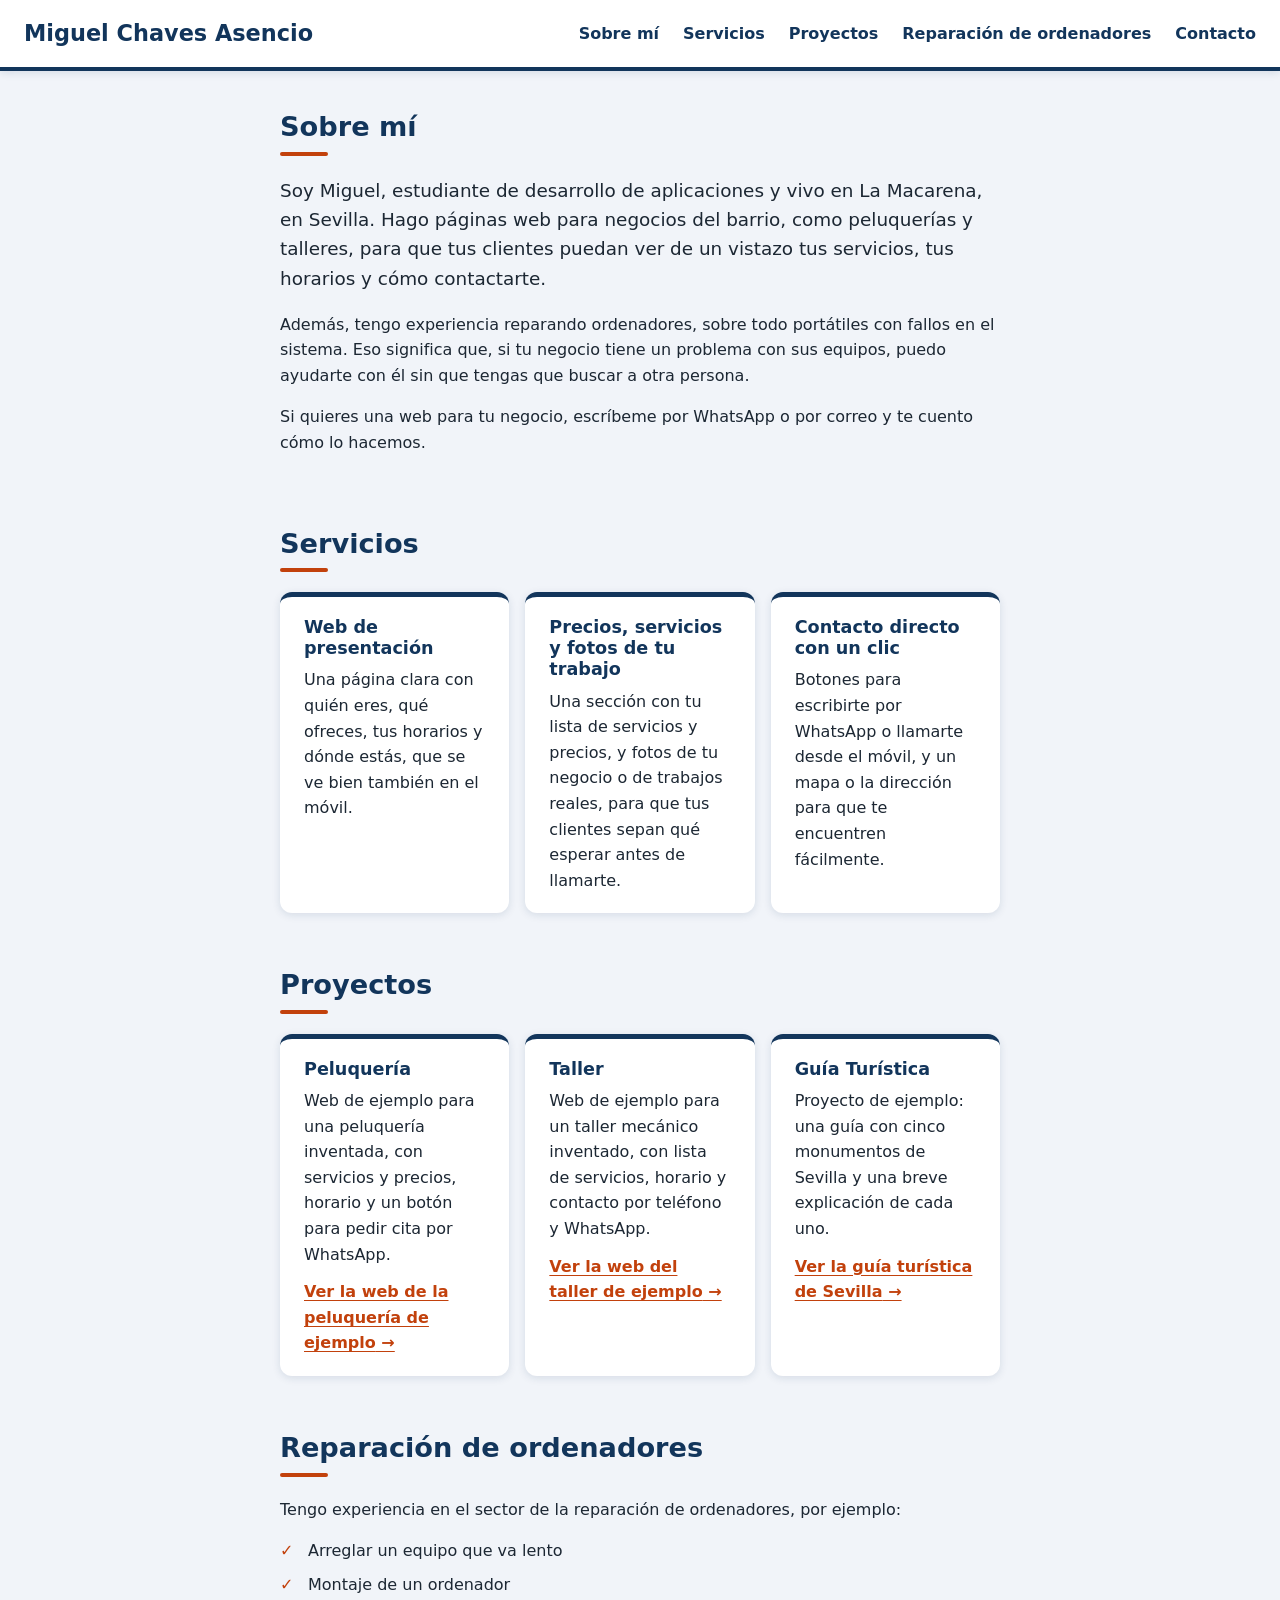
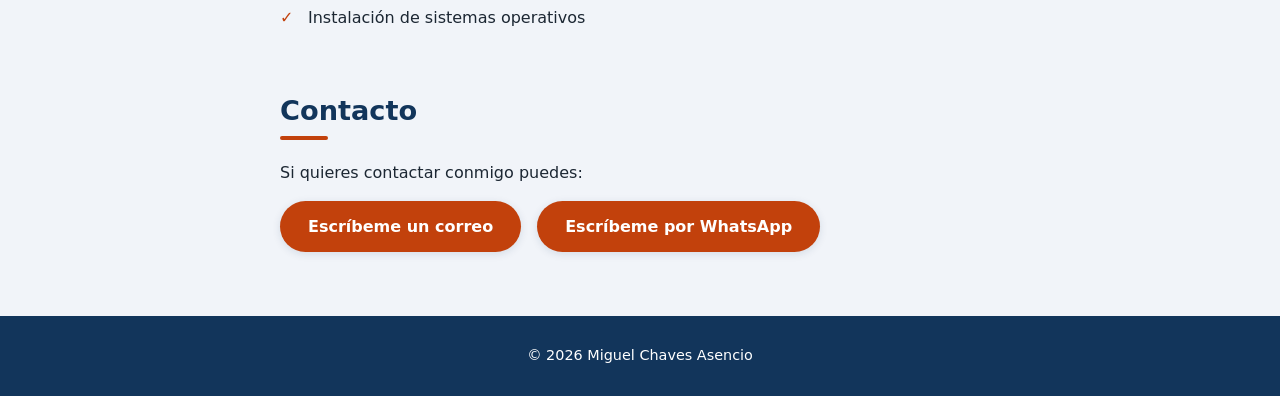
<file: index.html>
<!DOCTYPE html>
<html lang="es">

<head>
    <meta charset="UTF-8">
    <meta name="viewport" content="width=device-width, initial-scale=1.0">
    <title>Miguel Chaves | Diseño web y reparación de PC en Sevilla</title>
    <link rel="stylesheet" href="style.css">
    <script src="script.js" defer></script>
</head>

<body>
    <header>
        <h1>Miguel Chaves Asencio</h1>
        <button class="menu-boton" aria-expanded="false" aria-controls="menu-principal">Menú</button>
        <nav id="menu-principal">
            <ul>
                <li><a href="#sobre-mi">Sobre mí</a></li>
                <li><a href="#servicios">Servicios</a></li>
                <li><a href="#proyectos">Proyectos</a></li>
                <li><a href="#reparacion-de-ordenadores">Reparación de ordenadores</a></li>
                <li><a href="#contacto">Contacto</a></li>
            </ul>
        </nav>
    </header>
    <main>
        <section id="sobre-mi">
            <h2>Sobre mí</h2>
            <p>Soy Miguel, estudiante de desarrollo de aplicaciones y vivo en La Macarena, en Sevilla. Hago páginas web
                para negocios del barrio, como peluquerías y talleres, para que tus clientes puedan ver de un vistazo
                tus servicios, tus horarios y cómo contactarte.</p>
            <p>Además, tengo experiencia reparando ordenadores, sobre todo portátiles con fallos en el sistema. Eso
                significa que, si tu negocio tiene un problema con sus equipos, puedo ayudarte con él sin que tengas que
                buscar a otra persona.</p>
            <p>Si quieres una web para tu negocio, escríbeme por WhatsApp o por correo y te cuento cómo lo hacemos.</p>
        </section>
        <section id="servicios">
            <h2>Servicios</h2>
            <article>
                <h3>Web de presentación</h3>
                <p>Una página clara con quién eres, qué ofreces, tus horarios y dónde estás, que se ve bien también en
                    el móvil.</p>
            </article>
            <article>
                <h3>Precios, servicios y fotos de tu trabajo</h3>
                <p>Una sección con tu lista de servicios y precios, y fotos de tu negocio o de trabajos reales, para que
                    tus clientes sepan qué esperar antes de llamarte.</p>
            </article>
            <article>
                <h3>Contacto directo con un clic</h3>
                <p>Botones para escribirte por WhatsApp o llamarte desde el móvil, y un mapa o la dirección para que te
                    encuentren fácilmente.</p>
            </article>
        </section>
        <section id="proyectos">
            <h2>Proyectos</h2>
            <article>
                <h3>Peluquería</h3>
                <p>Web de ejemplo para una peluquería inventada, con servicios y precios, horario y un botón para pedir
                    cita por WhatsApp.</p>
                <a href="ejemplos/peluqueria/index.html">Ver la web de la peluquería de ejemplo</a>
            </article>
            <article>
                <h3>Taller</h3>
                <p>Web de ejemplo para un taller mecánico inventado, con lista de servicios, horario y contacto por
                    teléfono y WhatsApp.</p>
                <a href="ejemplos/taller/index.html">Ver la web del taller de ejemplo</a>
            </article>
            <article>
                <h3>Guía Turística</h3>
                <p>Proyecto de ejemplo: una guía con cinco monumentos de Sevilla y una breve explicación de cada uno.
                </p>
                <a href="ejemplos/guia-turistica/index.html">Ver la guía turística de Sevilla</a>
            </article>
        </section>
        <section id="reparacion-de-ordenadores">
            <h2>Reparación de ordenadores</h2>
            <p>Tengo experiencia en el sector de la reparación de ordenadores, por ejemplo:</p>
            <ul>
                <li>Arreglar un equipo que va lento</li>
                <li>Montaje de un ordenador</li>
                <li>Instalación de sistemas operativos</li>
            </ul>
        </section>
        <section id="contacto">
            <h2>Contacto</h2>
            <p>Si quieres contactar conmigo puedes:</p>
            <ul>
                <li><a href="mailto:miguelchavesasencio1@gmail.com">Escríbeme un correo</a></li>
                <li><a href="https://wa.me/34696012871">Escríbeme por WhatsApp</a></li>
            </ul>
        </section>
    </main>
    <footer>
        &copy; <span id="anio">2026</span> Miguel Chaves Asencio
    </footer>
</body>

</html>
</file>
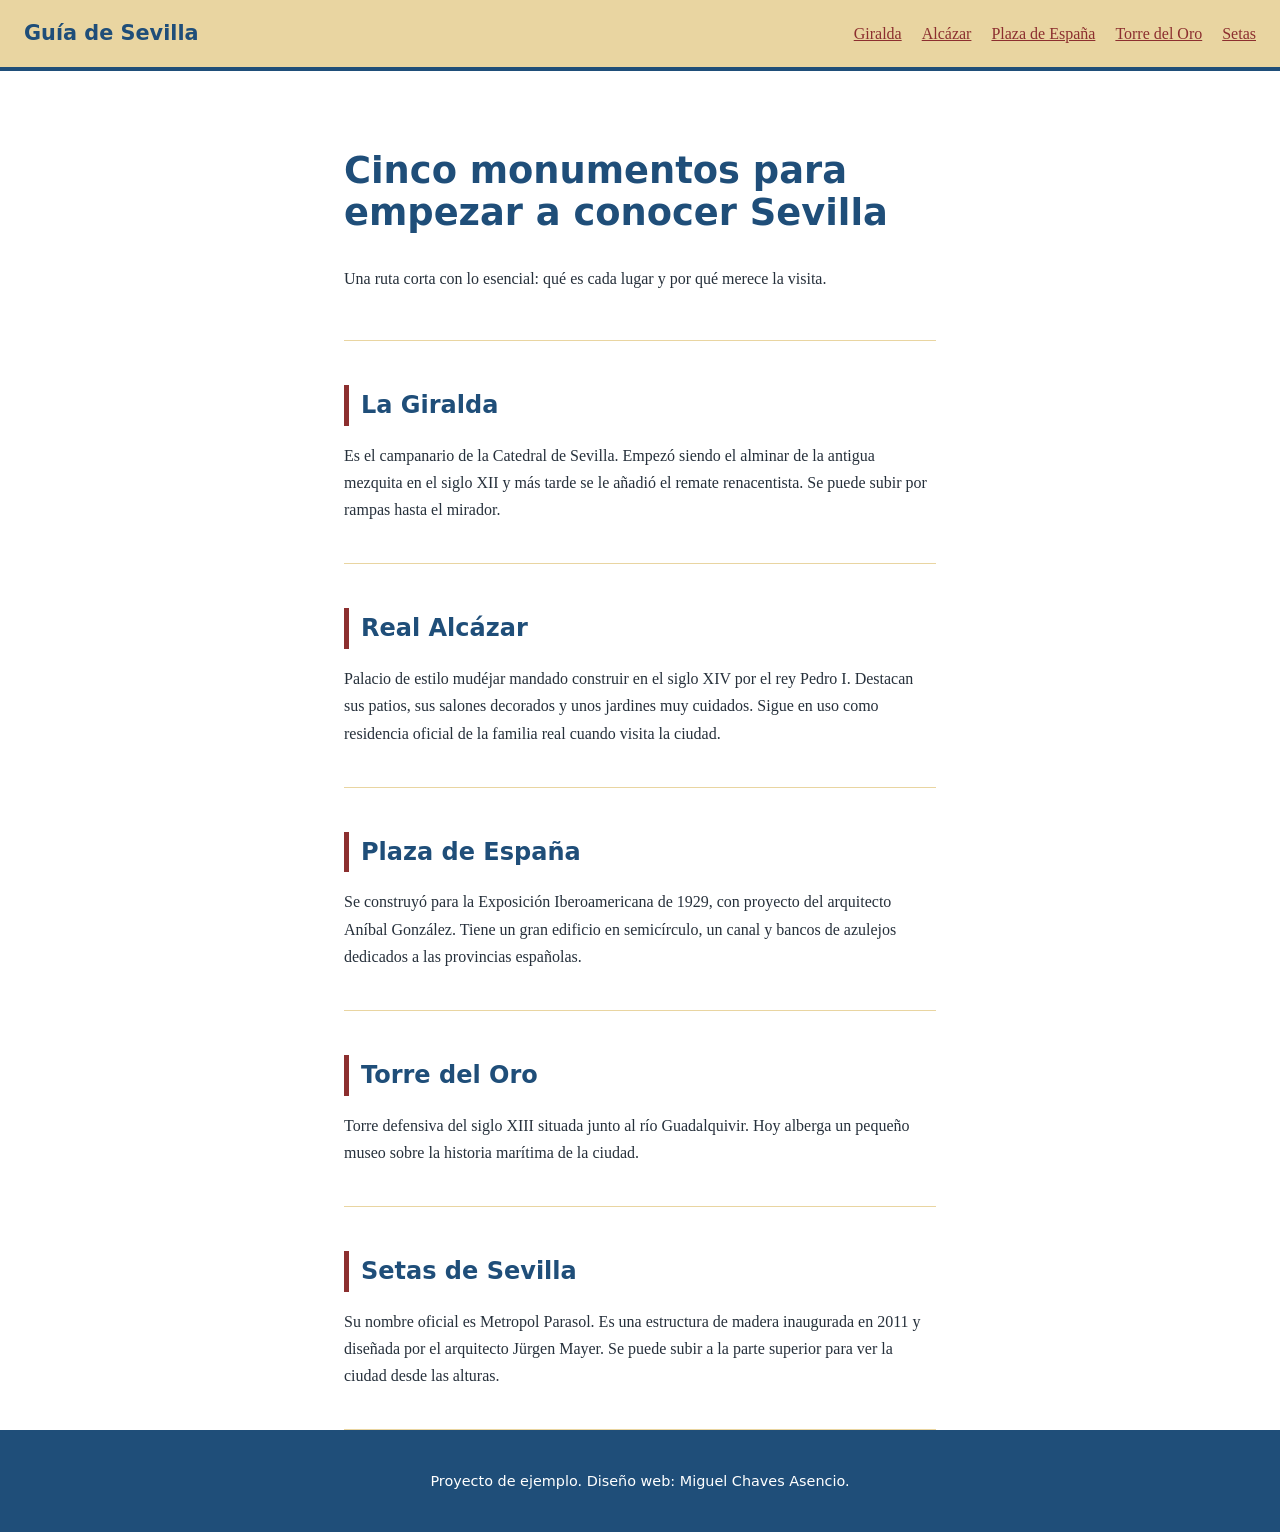
<file: ejemplos/guia-turistica/index.html>
<!DOCTYPE html>
<html lang="es">
<head>
    <meta charset="UTF-8">
    <meta name="viewport" content="width=device-width, initial-scale=1.0">
    <title>Guía de Sevilla | Cinco monumentos imprescindibles</title>
    <link rel="stylesheet" href="style.css">
</head>
<body>
    <header>
        <p class="logo">Guía de Sevilla</p>
        <nav>
            <ul>
                <li><a href="#giralda">Giralda</a></li>
                <li><a href="#alcazar">Alcázar</a></li>
                <li><a href="#plaza-de-espana">Plaza de España</a></li>
                <li><a href="#torre-del-oro">Torre del Oro</a></li>
                <li><a href="#setas">Setas</a></li>
            </ul>
        </nav>
    </header>

    <main>
        <section class="hero">
            <h1>Cinco monumentos para empezar a conocer Sevilla</h1>
            <p>Una ruta corta con lo esencial: qué es cada lugar y por qué merece la visita.</p>
        </section>

        <section id="giralda">
            <h2>La Giralda</h2>
            <p>Es el campanario de la Catedral de Sevilla. Empezó siendo el alminar de la antigua mezquita en el siglo XII y más tarde se le añadió el remate renacentista. Se puede subir por rampas hasta el mirador.</p>
        </section>

        <section id="alcazar">
            <h2>Real Alcázar</h2>
            <p>Palacio de estilo mudéjar mandado construir en el siglo XIV por el rey Pedro I. Destacan sus patios, sus salones decorados y unos jardines muy cuidados. Sigue en uso como residencia oficial de la familia real cuando visita la ciudad.</p>
        </section>

        <section id="plaza-de-espana">
            <h2>Plaza de España</h2>
            <p>Se construyó para la Exposición Iberoamericana de 1929, con proyecto del arquitecto Aníbal González. Tiene un gran edificio en semicírculo, un canal y bancos de azulejos dedicados a las provincias españolas.</p>
        </section>

        <section id="torre-del-oro">
            <h2>Torre del Oro</h2>
            <p>Torre defensiva del siglo XIII situada junto al río Guadalquivir. Hoy alberga un pequeño museo sobre la historia marítima de la ciudad.</p>
        </section>

        <section id="setas">
            <h2>Setas de Sevilla</h2>
            <p>Su nombre oficial es Metropol Parasol. Es una estructura de madera inaugurada en 2011 y diseñada por el arquitecto Jürgen Mayer. Se puede subir a la parte superior para ver la ciudad desde las alturas.</p>
        </section>
    </main>

    <footer>
        <p>Proyecto de ejemplo. Diseño web: Miguel Chaves Asencio.</p>
    </footer>
</body>
</html>
</file>
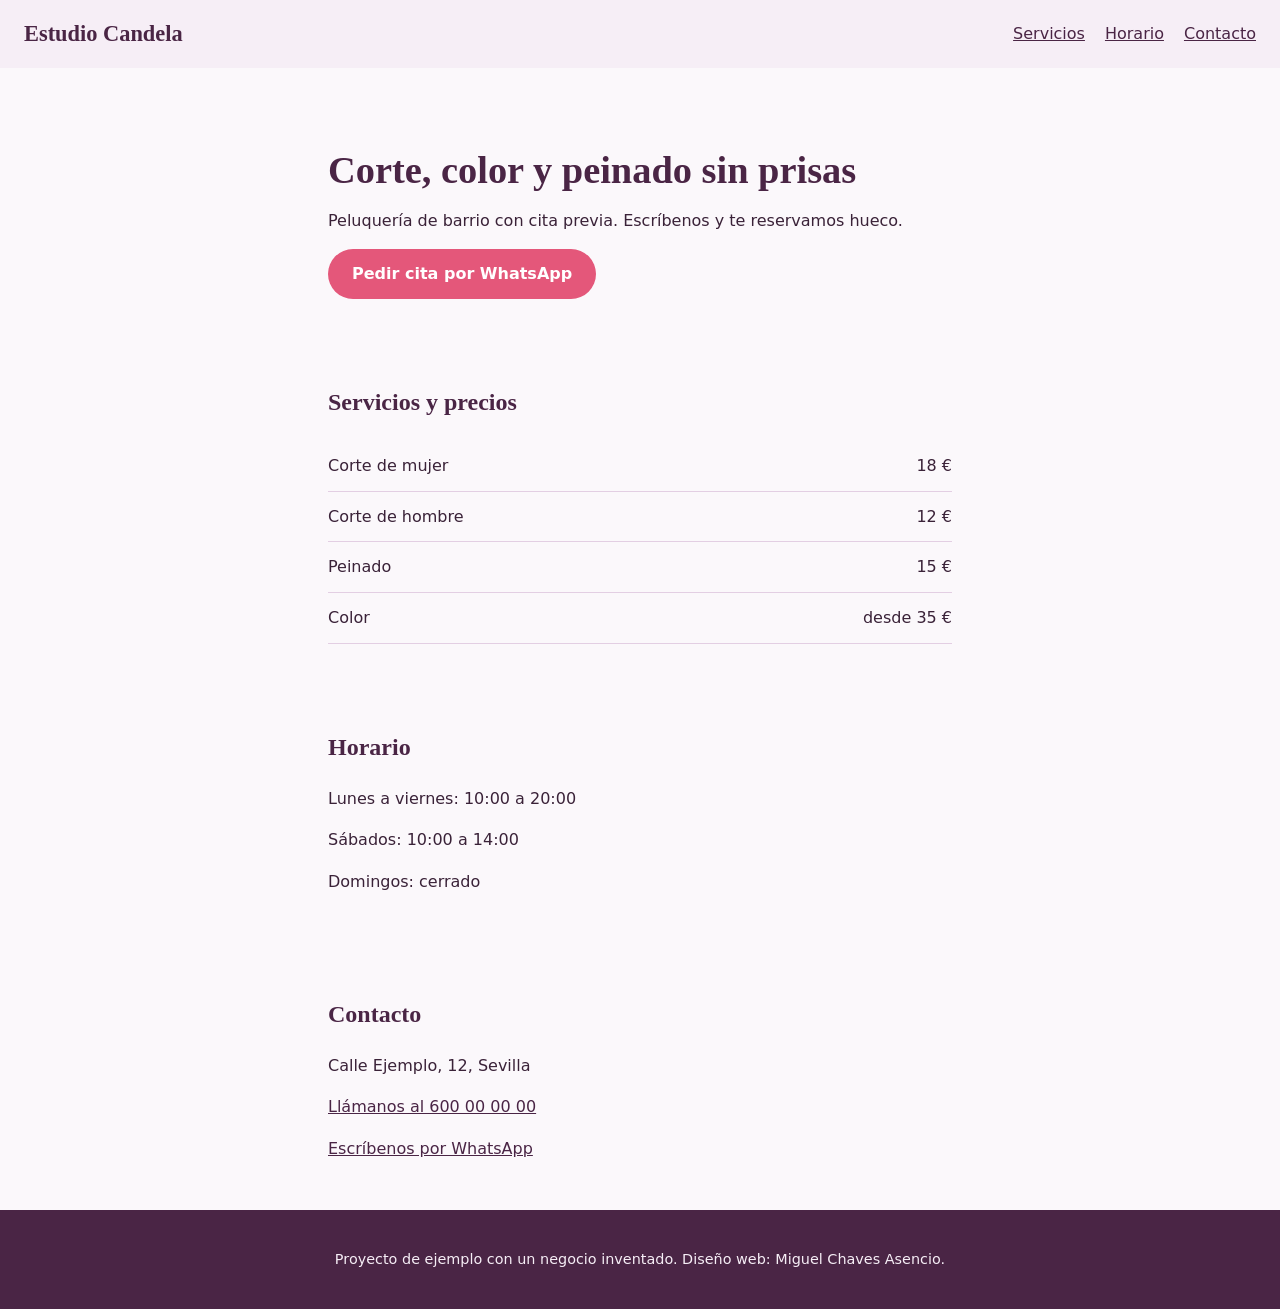
<file: ejemplos/peluqueria/index.html>
<!DOCTYPE html>
<html lang="es">
<head>
    <meta charset="UTF-8">
    <meta name="viewport" content="width=device-width, initial-scale=1.0">
    <title>Estudio Candela | Peluquería en Sevilla</title>
    <link rel="stylesheet" href="style.css">
</head>
<body>
    <header>
        <p class="logo">Estudio Candela</p>
        <nav>
            <ul>
                <li><a href="#servicios">Servicios</a></li>
                <li><a href="#horario">Horario</a></li>
                <li><a href="#contacto">Contacto</a></li>
            </ul>
        </nav>
    </header>

    <main>
        <section class="hero">
            <h1>Corte, color y peinado sin prisas</h1>
            <p>Peluquería de barrio con cita previa. Escríbenos y te reservamos hueco.</p>
            <a class="boton" href="https://wa.me/34600000000">Pedir cita por WhatsApp</a>
        </section>

        <section id="servicios">
            <h2>Servicios y precios</h2>
            <ul class="precios">
                <li><span>Corte de mujer</span><span>18 €</span></li>
                <li><span>Corte de hombre</span><span>12 €</span></li>
                <li><span>Peinado</span><span>15 €</span></li>
                <li><span>Color</span><span>desde 35 €</span></li>
            </ul>
        </section>

        <section id="horario">
            <h2>Horario</h2>
            <p>Lunes a viernes: 10:00 a 20:00</p>
            <p>Sábados: 10:00 a 14:00</p>
            <p>Domingos: cerrado</p>
        </section>

        <section id="contacto">
            <h2>Contacto</h2>
            <p>Calle Ejemplo, 12, Sevilla</p>
            <p><a href="tel:+34600000000">Llámanos al 600 00 00 00</a></p>
            <p><a href="https://wa.me/34600000000">Escríbenos por WhatsApp</a></p>
        </section>
    </main>

    <footer>
        <p>Proyecto de ejemplo con un negocio inventado. Diseño web: Miguel Chaves Asencio.</p>
    </footer>
</body>
</html>
</file>
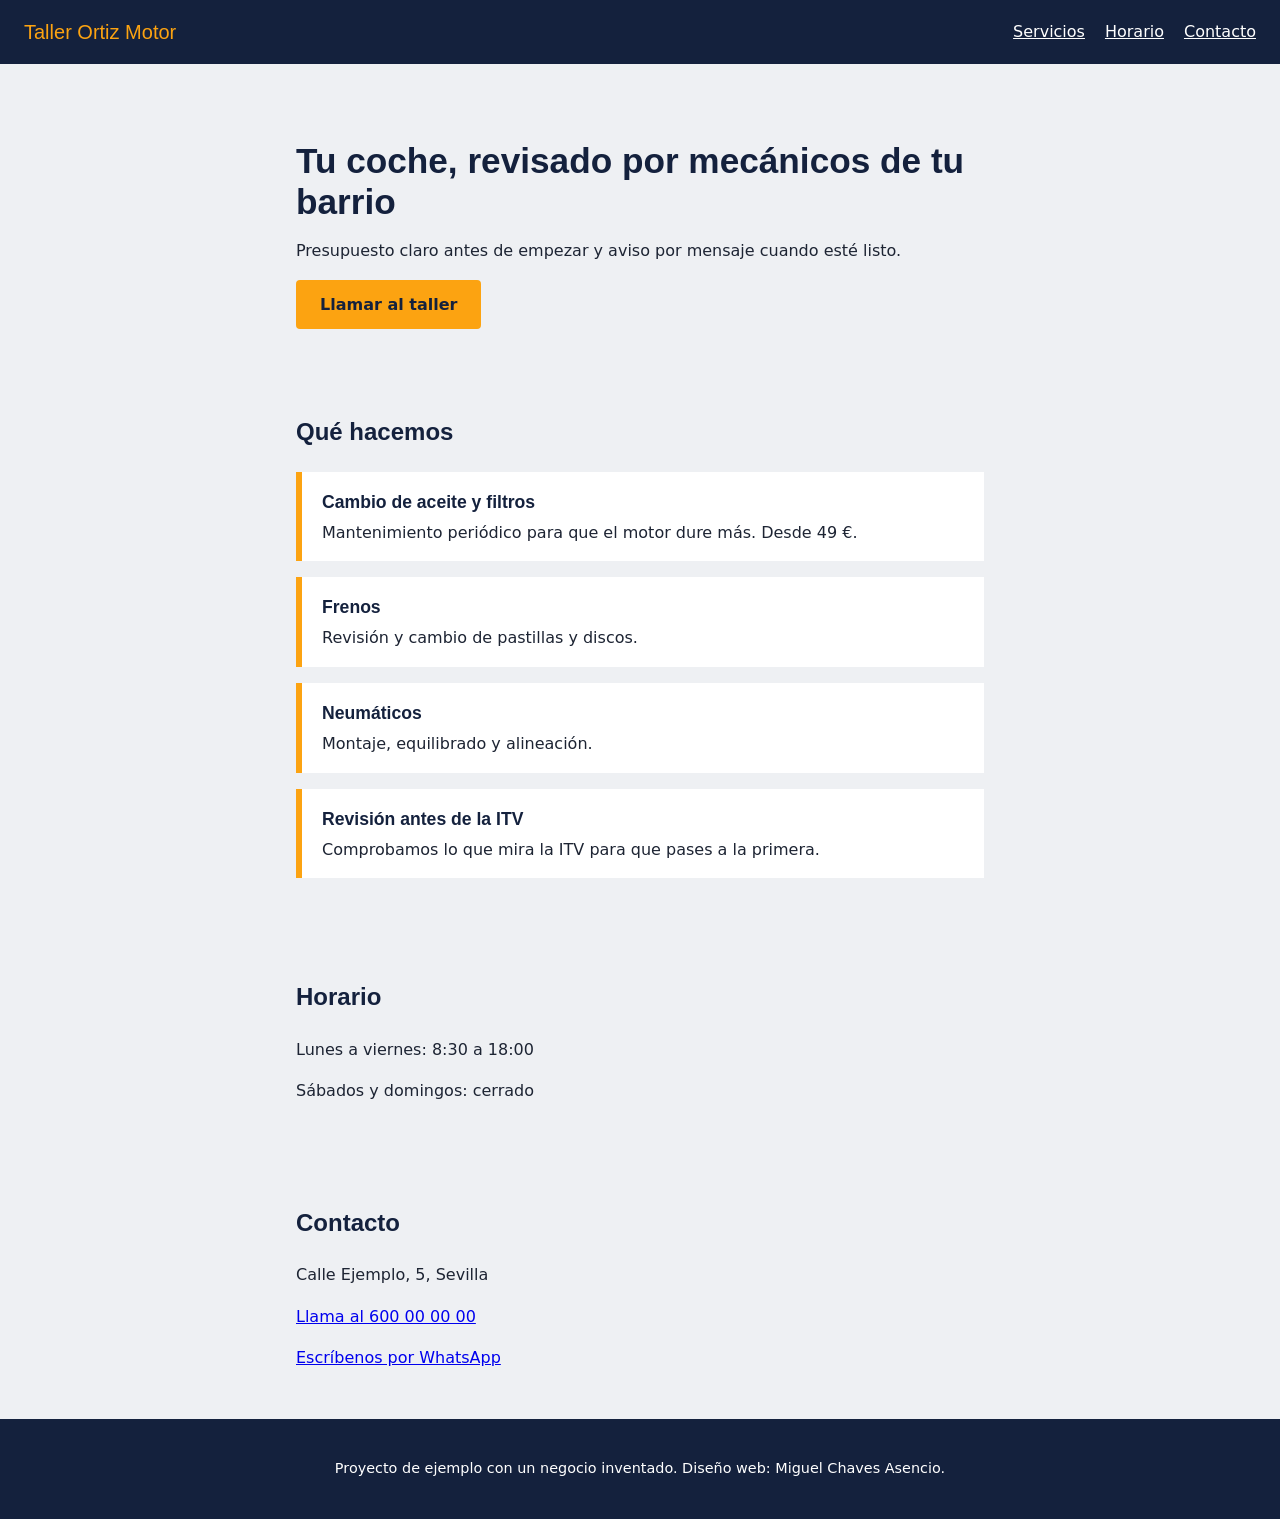
<file: ejemplos/taller/index.html>
<!DOCTYPE html>
<html lang="es">
<head>
    <meta charset="UTF-8">
    <meta name="viewport" content="width=device-width, initial-scale=1.0">
    <title>Taller Ortiz Motor | Mecánica en Sevilla</title>
    <link rel="stylesheet" href="style.css">
</head>
<body>
    <header>
        <p class="logo">Taller Ortiz Motor</p>
        <nav>
            <ul>
                <li><a href="#servicios">Servicios</a></li>
                <li><a href="#horario">Horario</a></li>
                <li><a href="#contacto">Contacto</a></li>
            </ul>
        </nav>
    </header>

    <main>
        <section class="hero">
            <h1>Tu coche, revisado por mecánicos de tu barrio</h1>
            <p>Presupuesto claro antes de empezar y aviso por mensaje cuando esté listo.</p>
            <a class="boton" href="tel:+34600000000">Llamar al taller</a>
        </section>

        <section id="servicios">
            <h2>Qué hacemos</h2>
            <article>
                <h3>Cambio de aceite y filtros</h3>
                <p>Mantenimiento periódico para que el motor dure más. Desde 49 €.</p>
            </article>
            <article>
                <h3>Frenos</h3>
                <p>Revisión y cambio de pastillas y discos.</p>
            </article>
            <article>
                <h3>Neumáticos</h3>
                <p>Montaje, equilibrado y alineación.</p>
            </article>
            <article>
                <h3>Revisión antes de la ITV</h3>
                <p>Comprobamos lo que mira la ITV para que pases a la primera.</p>
            </article>
        </section>

        <section id="horario">
            <h2>Horario</h2>
            <p>Lunes a viernes: 8:30 a 18:00</p>
            <p>Sábados y domingos: cerrado</p>
        </section>

        <section id="contacto">
            <h2>Contacto</h2>
            <p>Calle Ejemplo, 5, Sevilla</p>
            <p><a href="tel:+34600000000">Llama al 600 00 00 00</a></p>
            <p><a href="https://wa.me/34600000000">Escríbenos por WhatsApp</a></p>
        </section>
    </main>

    <footer>
        <p>Proyecto de ejemplo con un negocio inventado. Diseño web: Miguel Chaves Asencio.</p>
    </footer>
</body>
</html>
</file>
<file: style.css>
/* Paleta: define aquí tus colores una sola vez */
:root {
    --fondo: #f1f4f9;
    --superficie: #ffffff;
    --texto: #1c2733;
    --principal: #12355b;
    --acento: #c2410c;
    --sombra: 0 2px 8px rgba(18, 53, 91, 0.12);
    --sombra-fuerte: 0 8px 20px rgba(18, 53, 91, 0.2);
    --radio: 0.75rem;
}

* {
    box-sizing: border-box;
}

html {
    scroll-behavior: smooth;
}

body {
    margin: 0;
    font-family: system-ui, "Segoe UI", Arial, sans-serif;
    line-height: 1.6;
    color: var(--texto);
    background-color: var(--fondo);
}

h1, h2, h3 {
    color: var(--principal);
    line-height: 1.2;
}

a {
    color: var(--acento);
    text-underline-offset: 0.2em;
}

a:hover {
    color: var(--principal);
}

/* Para quien navega con teclado: se ve dónde está el foco */
a:focus-visible,
button:focus-visible {
    outline: 3px solid var(--principal);
    outline-offset: 3px;
}

/* ---------- Cabecera y menú ---------- */
header {
    display: flex;
    flex-wrap: wrap;
    align-items: center;
    justify-content: space-between;
    gap: 0.75rem 2rem;
    padding: 1.25rem 1.5rem;
    background-color: var(--superficie);
    border-bottom: 4px solid var(--principal);
    box-shadow: var(--sombra);
}

header h1 {
    margin: 0;
    font-size: 1.4rem;
}

nav ul {
    display: flex;
    flex-wrap: wrap;
    gap: 0.5rem 1.5rem;
    margin: 0;
    padding: 0;
    list-style: none;
}

/* Enlaces del menú: sin subrayado y con una línea que crece al pasar el ratón */
nav a {
    padding-bottom: 0.2rem;
    font-weight: 600;
    color: var(--principal);
    text-decoration: none;
    background: linear-gradient(var(--acento), var(--acento)) left bottom / 0 3px no-repeat;
    transition: background-size 0.25s;
}

nav a:hover,
nav a:focus-visible {
    background-size: 100% 3px;
}

/* El botón del menú solo se muestra en móvil (ver más abajo) */
.menu-boton {
    display: none;
}

/* ---------- Contenido ---------- */
main {
    max-width: 48rem;
    margin: 0 auto;
    padding: 0 1.5rem;
}

section {
    padding: 2.5rem 0 1rem;
}

h2 {
    margin: 0 0 1.25rem;
    font-size: 1.7rem;
}

/* Pequeña barra de color bajo cada título de sección */
h2::after {
    content: "";
    display: block;
    width: 3rem;
    height: 4px;
    margin-top: 0.5rem;
    background-color: var(--acento);
    border-radius: 2px;
}

/* El primer párrafo de "Sobre mí" va algo más grande, como entradilla */
#sobre-mi p:first-of-type {
    font-size: 1.15rem;
}

/* Servicios y proyectos: tarjetas en cuadrícula que se adapta al ancho */
#servicios,
#proyectos {
    display: grid;
    grid-template-columns: repeat(auto-fit, minmax(14rem, 1fr));
    gap: 1rem;
}

#servicios h2,
#proyectos h2 {
    grid-column: 1 / -1;
    margin-bottom: 0.25rem;
}

article {
    padding: 1.25rem 1.5rem;
    background-color: var(--superficie);
    border-top: 5px solid var(--principal);
    border-radius: var(--radio);
    box-shadow: var(--sombra);
}

article h3 {
    margin: 0 0 0.5rem;
    font-size: 1.1rem;
}

article p {
    margin: 0 0 0.75rem;
}

article p:last-child {
    margin-bottom: 0;
}

article a {
    font-weight: 600;
}

/* Las tarjetas de proyectos son enlaces, así que reaccionan al ratón */
#proyectos article {
    transition: transform 0.2s, box-shadow 0.2s;
}

#proyectos article:hover {
    transform: translateY(-4px);
    box-shadow: var(--sombra-fuerte);
}

#proyectos a::after {
    content: " →";
}

/* Reparación: lista con marcas de verificación en lugar de viñetas */
#reparacion-de-ordenadores ul {
    margin: 0;
    padding: 0;
    list-style: none;
}

#reparacion-de-ordenadores li {
    position: relative;
    margin-bottom: 0.5rem;
    padding-left: 1.75rem;
}

#reparacion-de-ordenadores li::before {
    content: "✓";
    position: absolute;
    left: 0;
    font-weight: bold;
    color: var(--acento);
}

/* ---------- Contacto: enlaces con forma de botón ---------- */
#contacto ul {
    display: flex;
    flex-wrap: wrap;
    gap: 1rem;
    margin: 0;
    padding: 0;
    list-style: none;
}

#contacto a {
    display: inline-block;
    padding: 0.8rem 1.75rem;
    background-color: var(--acento);
    color: white;
    font-weight: bold;
    text-decoration: none;
    border-radius: 2rem;
    box-shadow: var(--sombra);
    transition: background-color 0.2s, transform 0.2s;
}

#contacto a:hover {
    background-color: var(--principal);
    transform: translateY(-2px);
}

/* ---------- Pie de página ---------- */
footer {
    margin-top: 3rem;
    padding: 1.75rem 1.5rem;
    text-align: center;
    font-size: 0.9rem;
    background-color: var(--principal);
    color: white;
}

footer p {
    margin: 0;
}

/* ---------- Móvil ---------- */
@media (max-width: 600px) {
    header h1 {
        font-size: 1.2rem;
    }

    main {
        padding: 0 1rem;
    }

    h2 {
        font-size: 1.5rem;
    }

    /* Estas reglas solo se aplican si JavaScript está activo (clase "js") */
    .js .menu-boton {
        display: block;
        padding: 0.5rem 1rem;
        font: inherit;
        color: white;
        background-color: var(--principal);
        border: 0;
        border-radius: 0.25rem;
        cursor: pointer;
    }

    .js nav {
        display: none;
        width: 100%;
    }

    .js nav.abierto {
        display: block;
    }

    .js nav ul {
        flex-direction: column;
    }
}

/* Quien prefiere menos movimiento en el sistema no ve animaciones */
@media (prefers-reduced-motion: reduce) {
    html {
        scroll-behavior: auto;
    }

    * {
        transition: none !important;
    }
}
</file>
<file: ejemplos/guia-turistica/style.css>
/* Paleta: azul azulejo #1F4E79, albero #E9D5A1, rojo teja #8C2F2F, blanco #FFFFFF, texto #26303b */
* {
    box-sizing: border-box;
}

body {
    margin: 0;
    font-family: Georgia, "Times New Roman", serif;
    line-height: 1.7;
    color: #26303b;
    background-color: #ffffff;
}

h1, h2, .logo {
    font-family: system-ui, Arial, sans-serif;
    color: #1f4e79;
}

header {
    display: flex;
    flex-wrap: wrap;
    align-items: center;
    justify-content: space-between;
    gap: 0.5rem 1.5rem;
    padding: 1rem 1.5rem;
    background-color: #e9d5a1;
    border-bottom: 4px solid #1f4e79;
}

.logo {
    margin: 0;
    font-size: 1.3rem;
    font-weight: bold;
}

nav ul {
    display: flex;
    flex-wrap: wrap;
    gap: 0.5rem 1.25rem;
    margin: 0;
    padding: 0;
    list-style: none;
}

a {
    color: #8c2f2f;
}

a:focus-visible {
    outline: 3px solid #1f4e79;
    outline-offset: 3px;
}

main {
    max-width: 40rem;
    margin: 0 auto;
    padding: 0 1.5rem;
}

section {
    padding: 1.5rem 0;
    border-bottom: 1px solid #e9d5a1;
}

.hero {
    padding: 3rem 0 2rem;
}

.hero h1 {
    font-size: 2.3rem;
    line-height: 1.15;
}

h2 {
    margin-bottom: 0.5rem;
    padding-left: 0.75rem;
    border-left: 5px solid #8c2f2f;
}

footer {
    padding: 1.5rem;
    text-align: center;
    font-size: 0.9rem;
    font-family: system-ui, Arial, sans-serif;
    background-color: #1f4e79;
    color: #ffffff;
}

@media (max-width: 600px) {
    .hero h1 {
        font-size: 1.8rem;
    }
}
</file>
<file: ejemplos/peluqueria/style.css>
/* Paleta: ciruela #4A2545, rosa #E4577A, lila claro #F6EEF6, blanco roto #FBF8FB */
* {
    box-sizing: border-box;
}

body {
    margin: 0;
    font-family: system-ui, Arial, sans-serif;
    line-height: 1.6;
    color: #3a2238;
    background-color: #fbf8fb;
}

h1, h2, .logo {
    font-family: Georgia, "Times New Roman", serif;
    color: #4a2545;
}

header {
    display: flex;
    flex-wrap: wrap;
    align-items: center;
    justify-content: space-between;
    gap: 0.5rem 1.5rem;
    padding: 1rem 1.5rem;
    background-color: #f6eef6;
}

.logo {
    margin: 0;
    font-size: 1.4rem;
    font-weight: bold;
}

nav ul {
    display: flex;
    gap: 1.25rem;
    margin: 0;
    padding: 0;
    list-style: none;
}

a {
    color: #4a2545;
}

a:focus-visible {
    outline: 3px solid #e4577a;
    outline-offset: 3px;
}

main {
    max-width: 42rem;
    margin: 0 auto;
    padding: 0 1.5rem;
}

section {
    padding: 2rem 0;
}

.hero {
    padding: 3rem 0 2rem;
}

.hero h1 {
    font-size: 2.4rem;
    line-height: 1.15;
    margin-bottom: 1rem;
}

.boton {
    display: inline-block;
    padding: 0.75rem 1.5rem;
    background-color: #e4577a;
    color: #ffffff;
    font-weight: bold;
    text-decoration: none;
    border-radius: 2rem;
}

.boton:hover {
    background-color: #c9405f;
}

.precios {
    margin: 0;
    padding: 0;
    list-style: none;
}

.precios li {
    display: flex;
    justify-content: space-between;
    padding: 0.75rem 0;
    border-bottom: 1px solid #e3cfe3;
}

footer {
    padding: 1.5rem;
    text-align: center;
    font-size: 0.9rem;
    background-color: #4a2545;
    color: #f6eef6;
}

@media (max-width: 600px) {
    .hero h1 {
        font-size: 1.9rem;
    }
}
</file>
<file: ejemplos/taller/style.css>
/* Paleta: azul acero #14213D, amarillo #FCA311, gris claro #EEF0F3, blanco #FFFFFF */
* {
    box-sizing: border-box;
}

body {
    margin: 0;
    font-family: system-ui, Arial, sans-serif;
    line-height: 1.6;
    color: #1d2433;
    background-color: #eef0f3;
}

h1, h2, h3, .logo {
    font-family: "Arial Black", Arial, sans-serif;
    color: #14213d;
}

header {
    display: flex;
    flex-wrap: wrap;
    align-items: center;
    justify-content: space-between;
    gap: 0.5rem 1.5rem;
    padding: 1rem 1.5rem;
    background-color: #14213d;
}

.logo {
    margin: 0;
    font-size: 1.25rem;
    color: #fca311;
}

nav ul {
    display: flex;
    gap: 1.25rem;
    margin: 0;
    padding: 0;
    list-style: none;
}

nav a {
    color: #ffffff;
}

a:focus-visible {
    outline: 3px solid #fca311;
    outline-offset: 3px;
}

main {
    max-width: 46rem;
    margin: 0 auto;
    padding: 0 1.5rem;
}

section {
    padding: 2rem 0;
}

.hero {
    padding: 3rem 0 2rem;
}

.hero h1 {
    font-size: 2.2rem;
    line-height: 1.15;
    margin-bottom: 1rem;
}

.boton {
    display: inline-block;
    padding: 0.75rem 1.5rem;
    background-color: #fca311;
    color: #14213d;
    font-weight: bold;
    text-decoration: none;
    border-radius: 0.25rem;
}

.boton:hover {
    background-color: #e08f06;
}

article {
    margin-bottom: 1rem;
    padding: 1rem 1.25rem;
    background-color: #ffffff;
    border-left: 6px solid #fca311;
}

article h3 {
    margin: 0 0 0.25rem;
    font-size: 1.1rem;
}

article p {
    margin: 0;
}

footer {
    padding: 1.5rem;
    text-align: center;
    font-size: 0.9rem;
    background-color: #14213d;
    color: #ffffff;
}

@media (max-width: 600px) {
    .hero h1 {
        font-size: 1.7rem;
    }
}
</file>
